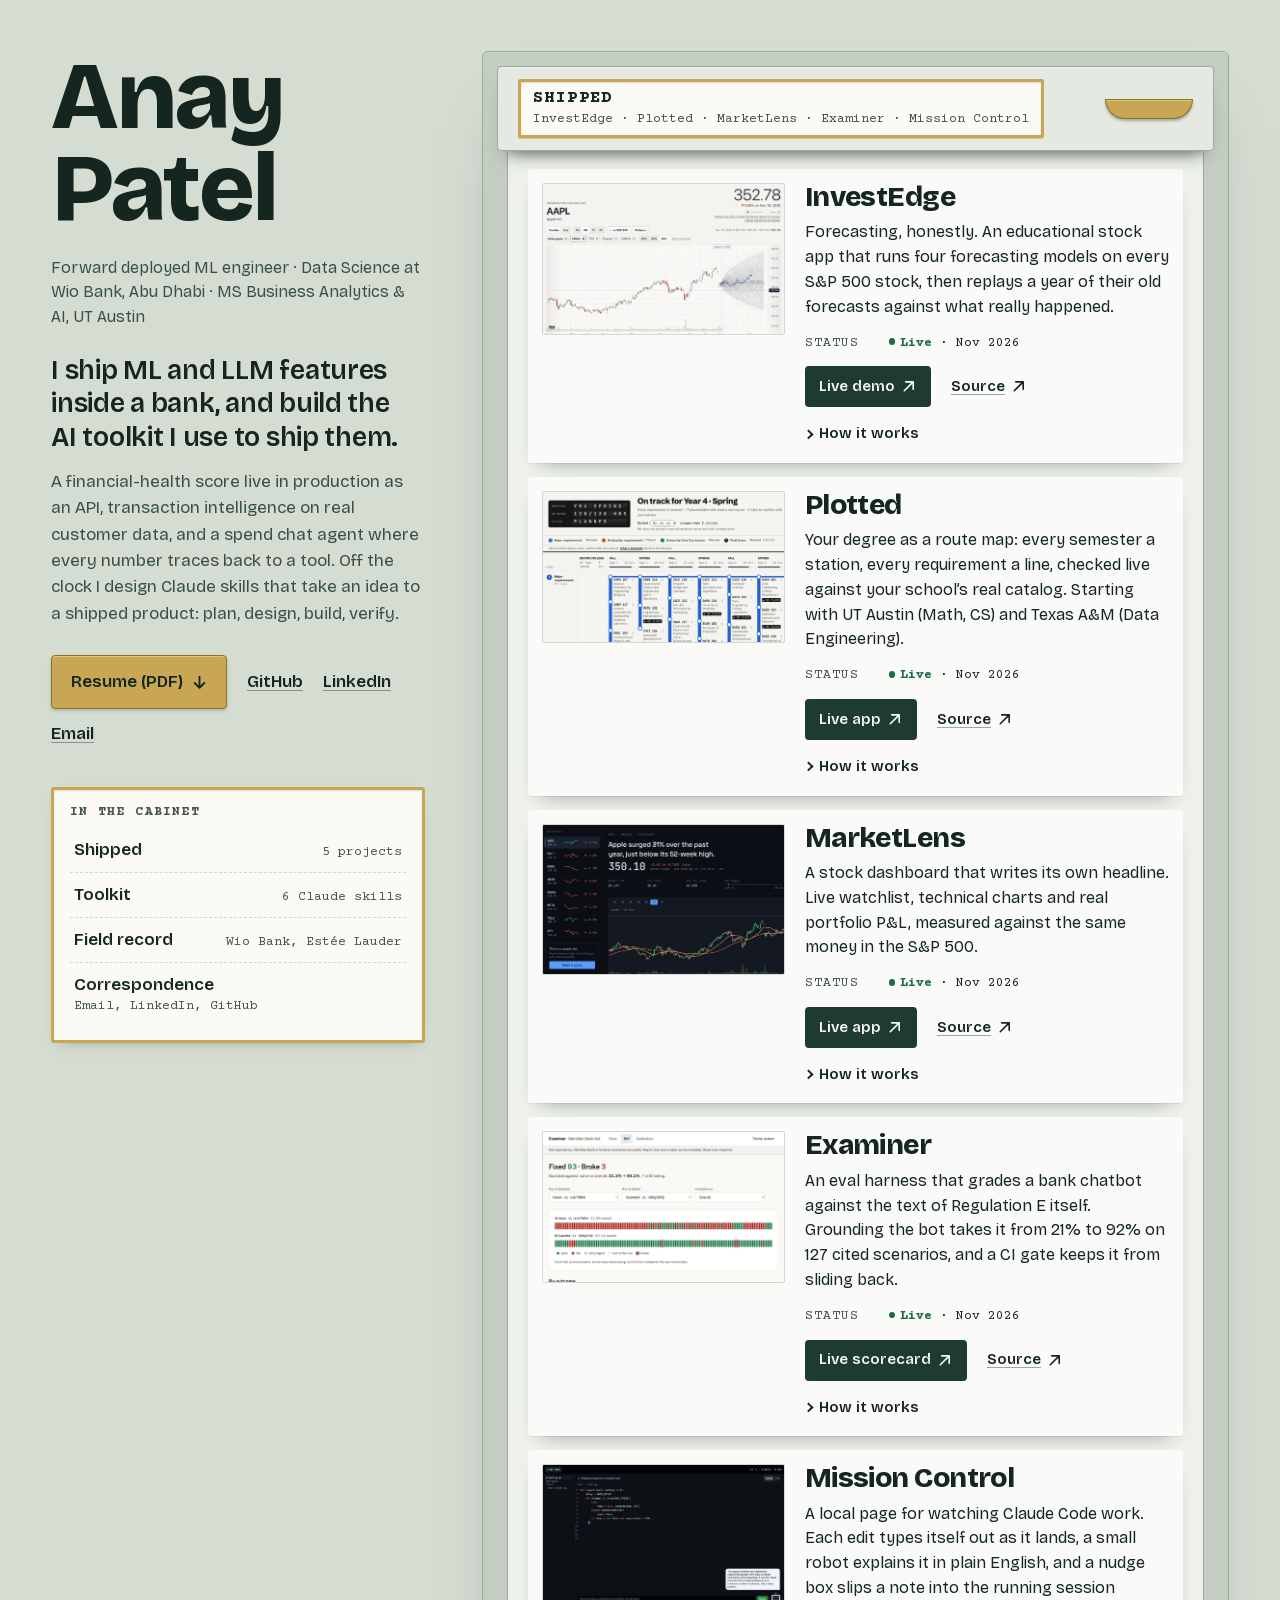
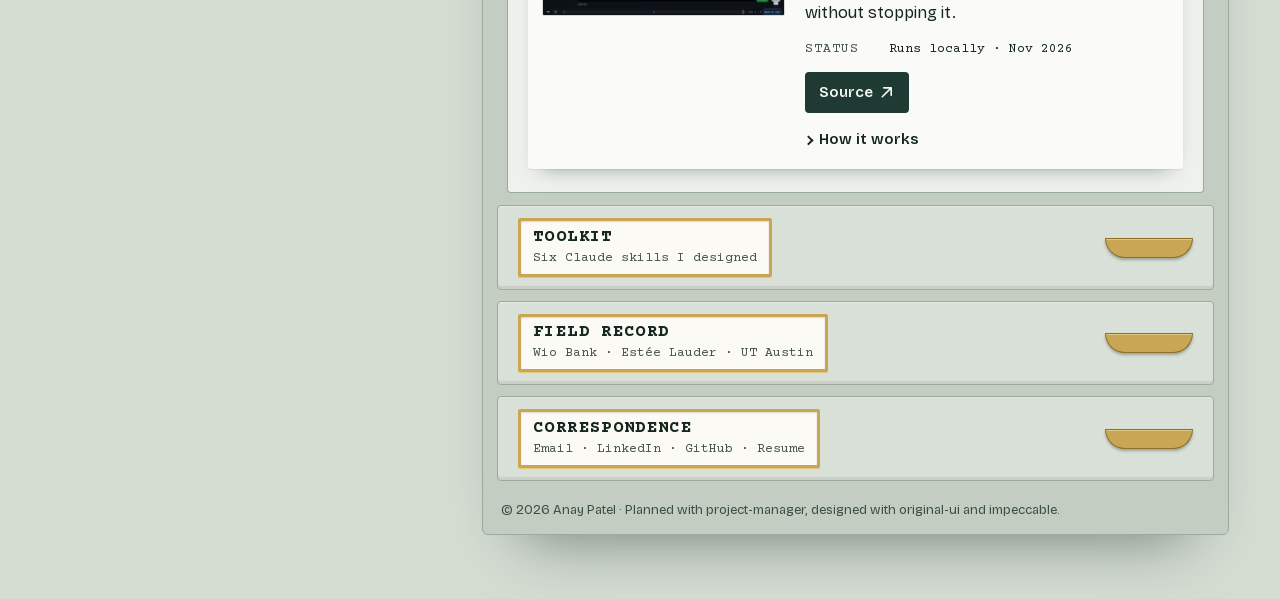
<file: index.html>
<!doctype html>
<html lang="en">
<head>
<meta charset="utf-8">
<meta name="viewport" content="width=device-width, initial-scale=1, viewport-fit=cover">
<title>Anay Patel — Forward Deployed ML Engineer</title>
<meta name="description" content="Anay Patel ships ML and LLM features into production at a regulated bank, and designed his own Claude toolkit for planning, designing and shipping them.">
<meta name="color-scheme" content="light dark">
<link rel="canonical" href="https://anaypatel-p.github.io/">
<meta property="og:type" content="website">
<meta property="og:url" content="https://anaypatel-p.github.io/">
<meta property="og:site_name" content="Anay Patel">
<meta property="og:title" content="Anay Patel — Forward Deployed ML Engineer">
<meta property="og:description" content="I ship ML and LLM features inside a bank, and build the AI toolkit I use to ship them. Four shipped projects: InvestEdge, Plotted, MarketLens and Examiner.">
<meta property="og:image" content="https://anaypatel-p.github.io/assets/og-image.png">
<meta property="og:image:width" content="1200">
<meta property="og:image:height" content="630">
<meta property="og:image:alt" content="Anay Patel, forward deployed ML engineer, beside a collection cabinet whose open drawer holds InvestEdge, Plotted and MarketLens.">
<meta name="twitter:card" content="summary_large_image">
<meta name="twitter:title" content="Anay Patel — Forward Deployed ML Engineer">
<meta name="twitter:description" content="I build ML systems for finance, and the AI toolkit I use to ship them.">
<meta name="twitter:image" content="https://anaypatel-p.github.io/assets/og-image.png">
<meta name="theme-color" content="#D5DDD3" media="(prefers-color-scheme: light)">
<meta name="theme-color" content="#142822" media="(prefers-color-scheme: dark)">
<link rel="preload" href="assets/fonts/bricolage-grotesque-latin.woff2" as="font" type="font/woff2" crossorigin>
<link rel="icon" href="data:image/svg+xml,%3Csvg xmlns='http://www.w3.org/2000/svg' viewBox='0 0 32 32'%3E%3Crect x='3' y='3' width='26' height='26' rx='3' fill='%232D5247'/%3E%3Crect x='3' y='12' width='26' height='2' fill='%2314261F'/%3E%3Crect x='3' y='21' width='26' height='2' fill='%2314261F'/%3E%3Crect x='11' y='6' width='10' height='4' rx='1' fill='%23C9A653'/%3E%3C/svg%3E">
<link rel="stylesheet" href="styles.css?v=20261122">
<script>document.documentElement.classList.add("js")</script>
<script src="main.js?v=20261118" defer></script>
</head>
<body>

<a href="#cabinet" class="skip">Skip to the cabinet</a>

<svg width="0" height="0" style="position:absolute" aria-hidden="true" focusable="false">
  <symbol id="i-out" viewBox="0 0 16 16"><path d="M5 3h8v8M13 3 3.5 12.5" fill="none" stroke="currentColor" stroke-width="1.75" stroke-linecap="round" stroke-linejoin="round"/></symbol>
  <symbol id="i-down" viewBox="0 0 16 16"><path d="M8 2.5v10M3.5 8.5 8 13l4.5-4.5" fill="none" stroke="currentColor" stroke-width="1.75" stroke-linecap="round" stroke-linejoin="round"/></symbol>
</svg>

<div class="room">

  <!-- ============ NAMEPLATE ============ -->
  <header class="nameplate" id="top">
    <div class="plate-inner">
      <h1 class="name">Anay Patel</h1>
      <p class="role">Forward deployed ML engineer · Data Science at Wio Bank, Abu&nbsp;Dhabi · MS Business Analytics &amp; AI, UT&nbsp;Austin</p>
      <p class="lede">I ship ML and LLM features inside a bank, and build the AI toolkit I use to ship them.</p>
      <p class="bio">A financial-health score live in production as an API, transaction intelligence on real customer data, and a spend chat agent where every number traces back to a tool. Off the clock I design Claude skills that take an idea to a shipped product: plan, design, build, verify.</p>
      <p class="actions">
        <a class="btn" href="resume.pdf" target="_blank" rel="noopener noreferrer">Resume (PDF)<svg class="i" aria-hidden="true"><use href="#i-down"/></svg><span class="visually-hidden"> (opens in a new tab)</span></a>
        <a class="plain" href="https://github.com/AnayPatel-P" target="_blank" rel="noopener noreferrer">GitHub<span class="visually-hidden"> (opens in a new tab)</span></a>
        <a class="plain" href="https://www.linkedin.com/in/anay-patel26/" target="_blank" rel="noopener noreferrer">LinkedIn<span class="visually-hidden"> (opens in a new tab)</span></a>
        <a class="plain" href="mailto:anay.patel1118@gmail.com">Email</a>
      </p>

      <nav class="index" aria-label="Cabinet index">
        <h2 class="index-title">In the cabinet</h2>
        <ol>
          <li><a href="#shipped" data-open="shipped"><span>Shipped</span><span class="count">5 projects</span></a></li>
          <li><a href="#toolkit" data-open="toolkit"><span>Toolkit</span><span class="count">6 Claude skills</span></a></li>
          <li><a href="#record" data-open="record"><span>Field record</span><span class="count">Wio Bank, Estée Lauder</span></a></li>
          <li><a href="#correspondence" data-open="correspondence"><span>Correspondence</span><span class="count">Email, LinkedIn, GitHub</span></a></li>
        </ol>
      </nav>
    </div>
  </header>

  <!-- ============ CABINET ============ -->
  <main class="cabinet" id="cabinet" tabindex="-1">

    <!-- Drawer: Shipped -->
    <section class="drawer is-open" id="shipped" aria-labelledby="shipped-label">
      <h2 class="front">
        <button type="button" id="shipped-label" aria-expanded="true" aria-controls="shipped-tray">
          <span class="holder"><span class="label-title">Shipped</span><span class="label-sub">InvestEdge · Plotted · MarketLens · Examiner · Mission Control</span></span>
          <span class="pull" aria-hidden="true"></span>
        </button>
      </h2>
      <div class="tray" id="shipped-tray">
        <div class="tray-inner">
          <div class="shelf">
          <article class="specimen" id="p-investedge" data-skills="project-manager original-ui">
            <figure class="plate">
              <img src="assets/investedge-rewind.webp" width="1000" height="625" alt="InvestEdge stock page for Apple, the chart dragged back to August 4, 2026: a pencilled fan of ARIMA futures with what really happened inked through it in violet, beside the naive guess" decoding="async" fetchpriority="high">
            </figure>
            <div class="spec-body">
              <h3>InvestEdge</h3>
              <p class="summary">Forecasting, honestly. An educational stock app that runs four forecasting models on every S&amp;P&nbsp;500 stock, then replays a year of their old forecasts against what really happened.</p>
              <dl class="data">
                <div><dt>Status</dt><dd><span class="live">Live</span> · Nov 2026</dd></div>
              </dl>
              <p class="links">
                <a class="go" href="https://anaypatel-p.github.io/investedge/" target="_blank" rel="noopener noreferrer">Live demo<svg class="i" aria-hidden="true"><use href="#i-out"/></svg><span class="visually-hidden"> (opens in a new tab)</span></a>
                <a class="go quiet" href="https://github.com/AnayPatel-P/investedge" target="_blank" rel="noopener noreferrer">Source<svg class="i" aria-hidden="true"><use href="#i-out"/></svg><span class="visually-hidden"> (opens in a new tab)</span></a>
              </p>
              <details class="more">
                <summary>How it works</summary>
                <dl class="data stack"><div><dt>Stack</dt><dd>Python, DuckDB, statsforecast, Prophet, arch, React, FastAPI, Claude API, GitHub Actions</dd></div></dl>
                <p>Nightly GitHub Actions pipeline → DuckDB → ~3,000 static JSON files → React on GitHub Pages. ARIMA, ETS, Prophet and GARCH, backtested with a leakage test. Signature interaction, “Rewind &amp; Release”: the chart works like a barograph drum. Drag or flick it back to a past forecast date (1:1 tracking, spring snap, rubber-band ends), and the models’ futures are pencilled in while reality inks itself through them. An outlook strip counts how many of those futures end higher, next to the model’s real track record. Optional Claude tutor that looks numbers up instead of guessing and declines buy/sell questions.</p>
                <p class="built">Built with <a href="#s-project-manager" data-open="toolkit" data-light="s-project-manager">project-manager</a> and <a href="#s-original-ui" data-open="toolkit" data-light="s-original-ui">original-ui</a></p>
              </details>
            </div>
          </article>

          <article class="specimen" id="p-plotted" data-skills="project-manager original-ui">
            <figure class="plate">
              <img src="assets/plotted-route-map.webp" width="1000" height="625" alt="Plotted planner for Texas A&amp;M Data Engineering drawn as a route map: a split-flap board reading Year 4 Spring, 128 of 128 hours, planned; the headline &quot;On track for Year 4 · Spring&quot;; and semester columns where the major-requirements line runs through each course, several flagged No slack" loading="lazy" decoding="async">
            </figure>
            <div class="spec-body">
              <h3>Plotted</h3>
              <p class="summary">Your degree as a route map: every semester a station, every requirement a line, checked live against your school’s real catalog. Starting with UT&nbsp;Austin (Math, CS) and Texas&nbsp;A&amp;M (Data Engineering).</p>
              <dl class="data">
                <div><dt>Status</dt><dd><span class="live">Live</span> · Nov 2026</dd></div>
              </dl>
              <p class="links">
                <a class="go" href="https://plotted-cyan.vercel.app" target="_blank" rel="noopener noreferrer">Live app<svg class="i" aria-hidden="true"><use href="#i-out"/></svg><span class="visually-hidden"> (opens in a new tab)</span></a>
                <a class="go quiet" href="https://github.com/AnayPatel-P/plotted" target="_blank" rel="noopener noreferrer">Source<svg class="i" aria-hidden="true"><use href="#i-out"/></svg><span class="visually-hidden"> (opens in a new tab)</span></a>
              </p>
              <details class="more">
                <summary>How it works</summary>
                <dl class="data stack"><div><dt>Stack</dt><dd>Next.js, TypeScript, zod, Python scrapers, Supabase, Playwright</dd></div></dl>
                <p>Python scrapers parse CourseLeaf catalogs into rule trees; anything they can’t express goes to a human-reviewed override queue. A TypeScript requirement and prerequisite engine runs in the browser and flags critical paths and graduation delays. Optional Google sign-in and sync on Supabase with row-level-security tests. Lighthouse 100, 0 axe violations. Now in v2: real start terms, completed semesters and a transfer-credit column.</p>
                <p class="built">Built with <a href="#s-project-manager" data-open="toolkit" data-light="s-project-manager">project-manager</a> and <a href="#s-original-ui" data-open="toolkit" data-light="s-original-ui">original-ui</a></p>
              </details>
            </div>
          </article>

          <article class="specimen" id="p-marketlens" data-skills="project-manager original-ui">
            <figure class="plate">
              <img src="assets/marketlens-sharp.webp" width="1000" height="625" alt="MarketLens in the dark Sharp lens: a watchlist of eight tickers with sparklines beside Apple, headlined &quot;Apple surged 31% over the past year, just below its 52-week high&quot;, with price, key stats and a one-year candlestick chart with moving averages, volume and RSI" loading="lazy" decoding="async">
            </figure>
            <div class="spec-body">
              <h3>MarketLens</h3>
              <p class="summary">A stock dashboard that writes its own headline. Live watchlist, technical charts and real portfolio P&amp;L, measured against the same money in the S&amp;P&nbsp;500.</p>
              <dl class="data">
                <div><dt>Status</dt><dd><span class="live">Live</span> · Nov 2026</dd></div>
              </dl>
              <p class="links">
                <a class="go" href="https://marketlens-live.fly.dev" target="_blank" rel="noopener noreferrer">Live app<svg class="i" aria-hidden="true"><use href="#i-out"/></svg><span class="visually-hidden"> (opens in a new tab)</span></a>
                <a class="go quiet" href="https://github.com/AnayPatel-P/MarketLens" target="_blank" rel="noopener noreferrer">Source<svg class="i" aria-hidden="true"><use href="#i-out"/></svg><span class="visually-hidden"> (opens in a new tab)</span></a>
              </p>
              <details class="more">
                <summary>How it works</summary>
                <dl class="data stack"><div><dt>Stack</dt><dd>FastAPI, pandas, WebSockets, React, TypeScript, Supabase, Alpaca, Fly.io, Playwright</dd></div></dl>
                <p>Rebuilt from scratch. FastAPI computes indicators and average-cost P&amp;L server-side (Wilder RSI checked against the textbook; Decimal math tested against hand-worked trades). One upstream Alpaca stream fans out to every browser over a shared WebSocket. Watchlists and trades live in Supabase under row-level security, proven by a check against the real project. Scrub the chart and the headline rewrites itself; four switchable “lenses”, all WCAG AA. One-click demo, no sign-up.</p>
                <p class="built">Built with <a href="#s-project-manager" data-open="toolkit" data-light="s-project-manager">project-manager</a> and <a href="#s-original-ui" data-open="toolkit" data-light="s-original-ui">original-ui</a></p>
              </details>
            </div>
          </article>

          <article class="specimen" id="p-examiner" data-skills="project-manager">
            <figure class="plate">
              <img src="assets/examiner-diff.webp" width="1000" height="625" alt="Examiner diff screen comparing a naive and a guarded bank chatbot on 127 Regulation E and fee scenarios: one tick per scenario, headlined &quot;Fixed 93 · Broke 3&quot;, with overall pass rate rising from 21.3% to 92.1%" loading="lazy" decoding="async">
            </figure>
            <div class="spec-body">
              <h3>Examiner</h3>
              <p class="summary">An eval harness that grades a bank chatbot against the text of Regulation&nbsp;E itself. Grounding the bot takes it from 21% to 92% on 127 cited scenarios, and a CI gate keeps it from sliding back.</p>
              <dl class="data">
                <div><dt>Status</dt><dd><span class="live">Live</span> · Nov 2026</dd></div>
              </dl>
              <p class="links">
                <a class="go" href="https://anaypatel-p.github.io/examiner/" target="_blank" rel="noopener noreferrer">Live scorecard<svg class="i" aria-hidden="true"><use href="#i-out"/></svg><span class="visually-hidden"> (opens in a new tab)</span></a>
                <a class="go quiet" href="https://github.com/AnayPatel-P/examiner" target="_blank" rel="noopener noreferrer">Source<svg class="i" aria-hidden="true"><use href="#i-out"/></svg><span class="visually-hidden"> (opens in a new tab)</span></a>
              </p>
              <details class="more">
                <summary>How it works</summary>
                <dl class="data stack"><div><dt>Stack</dt><dd>Python, Inspect, Claude API, FastAPI, SQLite, React, TypeScript, GitHub Actions</dd></div></dl>
                <p>Every scenario cites a paragraph of 12&nbsp;CFR&nbsp;1005, parsed from the official eCFR XML. A custom Inspect solver drives the bot over HTTP; grading is deterministic fact checks plus a Claude judge on three versioned rubrics, with the spend cap enforced inside the judge. Failures roll up by Reg&nbsp;E clause, and reading them by hand caught a judge error: a new-account exception sat outside the paragraph the scenario cited. The gate fails a run below 85% or more than 4 points under baseline, both set above measured run-to-run noise. A blind-labeling screen is built to calibrate the judge against human labels; kappa isn&rsquo;t measured yet.</p>
                <p class="built">Built with <a href="#s-project-manager" data-open="toolkit" data-light="s-project-manager">project-manager</a></p>
              </details>
            </div>
          </article>
          <article class="specimen" id="p-mission-control">
            <figure class="plate">
              <img src="assets/mission-control-typing.webp" width="1000" height="625" alt="Mission Control mid-edit: a Python retry loop typing into an editor view under Claude's note &quot;Wrapping requests in a backoff loop&quot;, a timeline of edits along the bottom, and a monitor-headed robot in the corner explaining the change in a speech bubble" loading="lazy" decoding="async">
            </figure>
            <div class="spec-body">
              <h3>Mission Control</h3>
              <p class="summary">A local page for watching Claude Code work. Each edit types itself out as it lands, a small robot explains it in plain English, and a nudge box slips a note into the running session without stopping it.</p>
              <dl class="data">
                <div><dt>Status</dt><dd>Runs locally · Nov 2026</dd></div>
              </dl>
              <p class="links">
                <a class="go" href="https://github.com/AnayPatel-P/mission-control" target="_blank" rel="noopener noreferrer">Source<svg class="i" aria-hidden="true"><use href="#i-out"/></svg><span class="visually-hidden"> (opens in a new tab)</span></a>
              </p>
              <details class="more">
                <summary>How it works</summary>
                <dl class="data stack"><div><dt>Stack</dt><dd>Python, FastAPI, server-sent events, vanilla JS, Ollama</dd></div></dl>
                <p>It tails Claude Code&rsquo;s session logs, so it sees every session and subagent on the machine with no setup, and rewind is just reading the log again. Secrets are masked on the server before anything reaches the browser or the narrator model, with regexes bounded so a 100k-character input can&rsquo;t stall it. Nudges ride on Claude Code hooks: a PostToolUse hook adds the note after the next tool call, and a Stop hook catches it if the turn is about to end. Measured at p95: 18&nbsp;ms of hook overhead per tool call and 0.23&nbsp;s from edit to screen. A local Qwen model writes each bubble in about 0.6&nbsp;s.</p>
              </details>
            </div>
          </article>
          </div>
        </div>
      </div>
    </section>

    <!-- Drawer: Toolkit -->
    <section class="drawer" id="toolkit" aria-labelledby="toolkit-label">
      <h2 class="front">
        <button type="button" id="toolkit-label" aria-expanded="true" aria-controls="toolkit-tray">
          <span class="holder"><span class="label-title">Toolkit</span><span class="label-sub">Six Claude skills I designed</span></span>
          <span class="pull" aria-hidden="true"></span>
        </button>
      </h2>
      <div class="tray" id="toolkit-tray">
        <div class="tray-inner">
          <p class="tray-note">I don’t just prompt. I write Claude skills: reusable workflows with phases, gates, output contracts and guardrails. Each one encodes a way of working I’d want from a strong teammate.</p>

          <ol class="route" aria-label="How the skills chain from idea to shipped">
            <li><span class="stage">Discover</span><span class="who">lightbulb · ai-brief</span></li>
            <li><span class="stage">Plan</span><span class="who">project-manager</span></li>
            <li><span class="stage">Design</span><span class="who">original-ui</span></li>
            <li><span class="stage">Build</span><span class="who">teach · agent-builder</span></li>
            <li><span class="stage">Shipped</span><span class="who">5 projects</span></li>
          </ol>

          <ul class="skills">
            <li class="skill" id="s-lightbulb">
              <h3>lightbulb</h3>
              <p class="stage-tag">Discover</p>
              <p>Evidence-based idea generation. Mines Reddit, Hacker News, forums and reviews for problems people actually complain about, checks each against existing products, and ranks the gaps. No idea makes the report without evidence links.</p>
            </li>
            <li class="skill" id="s-project-manager">
              <h3>project-manager</h3>
              <p class="stage-tag">Plan &amp; build</p>
              <p>Takes a raw idea to a shipped product through gated phases: clarifying questions, a MoSCoW-prioritized PRD, a roadmap where every phase ends in a demo, then build with check-ins. New asks go through a change-request flow instead of creeping in.</p>
              <p class="used">Used on <a href="#p-investedge" data-open="shipped" data-light="p-investedge">InvestEdge</a>, <a href="#p-plotted" data-open="shipped" data-light="p-plotted">Plotted</a>, <a href="#p-marketlens" data-open="shipped" data-light="p-marketlens">MarketLens</a> and <a href="#p-examiner" data-open="shipped" data-light="p-examiner">Examiner</a></p>
            </li>
            <li class="skill" id="s-original-ui">
              <h3>original-ui</h3>
              <p class="stage-tag">Design</p>
              <p>Interviews for the feel you want, researches real interfaces, and combines them into a concept nobody’s seen. It then holds that concept to Apple-grade craft: purpose-driven hierarchy, interruptible motion, designed states, accessibility.</p>
              <p class="used">Used on <a href="#p-investedge" data-open="shipped" data-light="p-investedge">InvestEdge</a>, <a href="#p-plotted" data-open="shipped" data-light="p-plotted">Plotted</a> and <a href="#p-marketlens" data-open="shipped" data-light="p-marketlens">MarketLens</a></p>
            </li>
            <li class="skill" id="s-agent-builder">
              <h3>agent-builder</h3>
              <p class="stage-tag">Agents</p>
              <p>Turns a task into a well-built agent: a focused role, a system prompt with an output contract, least-privilege tools, the right model, and test cases that prove it works. It suggests changes freely but applies them only with consent.</p>
            </li>
            <li class="skill" id="s-teach">
              <h3>teach</h3>
              <p class="stage-tag">Learn</p>
              <p>A tutor with three modes: a quick briefing, a project-ready deep dive, or guided questions that map what you already know before teaching what you don’t.</p>
            </li>
            <li class="skill" id="s-ai-brief">
              <h3>ai-brief</h3>
              <p class="stage-tag">Stay current</p>
              <p>My daily AI newsletter. Three scout sub-agents each sweep one beat (labs, papers, GitHub, forums) and verify every item against a primary source. The skill then writes an issue with a concept, an exercise and a paper explained.</p>
            </li>
          </ul>
        </div>
      </div>
    </section>

    <!-- Drawer: Field record -->
    <section class="drawer" id="record" aria-labelledby="record-label">
      <h2 class="front">
        <button type="button" id="record-label" aria-expanded="true" aria-controls="record-tray">
          <span class="holder"><span class="label-title">Field record</span><span class="label-sub">Wio Bank · Estée Lauder · UT&nbsp;Austin</span></span>
          <span class="pull" aria-hidden="true"></span>
        </button>
      </h2>
      <div class="tray" id="record-tray">
        <div class="tray-inner">
          <article class="entry">
            <p class="when">June 2026 – now<br>Abu Dhabi, UAE</p>
            <div>
              <h3>Data Science Associate <span class="org">Wio Bank</span></h3>
              <ul>
                <li>Shipped a deterministic <strong>financial-health score</strong> (Spend/Save/Grow + composite), now live in production as an API for Wio customers: fully explainable, with counterfactual “what-if” insights.</li>
                <li>Built an 8-tier hybrid <strong>transaction-categorization cascade</strong> (rules, audited MCC mapping, per-customer caching, LLM tail fallback) reaching ~94% deterministic coverage on real customer data.</li>
                <li>Building a customer <strong>spend chat agent</strong>: an LLM router over ~20 deterministic financial engines (FastAPI, MongoDB, Kafka), with a number-fidelity guardrail so every figure traces to a tool-computed payload.</li>
                <li>Integrated the bank’s live <strong>~317M-row transaction pipeline</strong> (core banking → Kafka → MongoDB → Delta Lake) and build directly against real customer data, from stakeholder demo to production monitoring.</li>
              </ul>
            </div>
          </article>
          <article class="entry">
            <p class="when">Aug 2024 – May 2026<br>Abu Dhabi, UAE</p>
            <div>
              <h3>Machine Learning Intern <span class="org">Wio Bank</span></h3>
              <ul>
                <li>Engineered a production <strong>XGBoost credit-scoring model</strong> on internal transaction and behavioral data: cut third-party bureau reliance by 40% at 85%+ AUC on holdout sets.</li>
                <li>Built <strong>SME customer segmentation</strong> (K-means, hierarchical clustering) surfacing behavioral archetypes that shaped product targeting.</li>
              </ul>
            </div>
          </article>
          <article class="entry">
            <p class="when">Summer 2025<br>New York, NY</p>
            <div>
              <h3>CEO Presidential Associate Intern, Data Science <span class="org">The Estée Lauder Companies</span></h3>
              <ul>
                <li>Designed an <strong>NLP sentiment + sales-trend forecasting</strong> model integrating social signals with historical sales: ~40% analyst-workflow productivity gain via automated insight generation.</li>
                <li>Engineered a <strong>price-elasticity pipeline</strong> (SARIMAX + Bayesian inference) identifying profit-maximizing price points for executive pricing strategy.</li>
              </ul>
            </div>
          </article>
          <article class="entry">
            <p class="when">Summer 2024<br>New York, NY</p>
            <div>
              <h3>Data Science / Supply Chain Intern <span class="org">The Estée Lauder Companies</span></h3>
              <ul>
                <li>Built a Python <strong>sell-through alert system</strong> with automated data-integrity checks, cutting processing time 75%.</li>
                <li>Ran statistical analyses that improved forecast accuracy and cut <strong>inventory variance 15%</strong>.</li>
              </ul>
            </div>
          </article>

          <div class="cards">
            <section class="card" aria-labelledby="edu-title">
              <h3 id="edu-title">Education</h3>
              <ul class="edu">
                <li><strong>MS, Business Analytics &amp; AI</strong>, UT Austin McCombs <span class="note">May 2028</span></li>
                <li><strong>BS Mathematics</strong>, minor in Statistics &amp; Data Science, UT Austin <span class="note">May 2026 · GPA 3.93</span></li>
              </ul>
            </section>
            <section class="card" aria-labelledby="tools-title">
              <h3 id="tools-title">Toolbox</h3>
              <dl class="toolbox">
                <div><dt>Modeling</dt><dd>Python, PyTorch, scikit-learn, XGBoost, pandas, statistical modeling, time-series forecasting, Bayesian inference</dd></div>
                <div><dt>Systems</dt><dd>FastAPI, Docker, Kafka, MongoDB, SQL, Delta Lake, DuckDB, Azure, Git</dd></div>
                <div><dt>AI</dt><dd>Claude API &amp; Agent SDK, tool use, guardrails &amp; number fidelity, evals, Claude Code skills &amp; subagents</dd></div>
                <div><dt>Languages</dt><dd>Python, R, SQL, TypeScript, C++, C#</dd></div>
              </dl>
            </section>
          </div>
        </div>
      </div>
    </section>

    <!-- Drawer: Correspondence -->
    <section class="drawer" id="correspondence" aria-labelledby="correspondence-label">
      <h2 class="front">
        <button type="button" id="correspondence-label" aria-expanded="true" aria-controls="correspondence-tray">
          <span class="holder"><span class="label-title">Correspondence</span><span class="label-sub">Email · LinkedIn · GitHub · Resume</span></span>
          <span class="pull" aria-hidden="true"></span>
        </button>
      </h2>
      <div class="tray" id="correspondence-tray">
        <div class="tray-inner">
          <p class="talk">Let’s talk. I’m recruiting for ML engineering, data science and AI roles.</p>
          <p class="mail"><a href="mailto:anay.patel1118@gmail.com">anay.patel1118@gmail.com</a></p>
          <p class="actions">
            <a class="btn" href="resume.pdf" target="_blank" rel="noopener noreferrer">Resume (PDF)<svg class="i" aria-hidden="true"><use href="#i-down"/></svg><span class="visually-hidden"> (opens in a new tab)</span></a>
            <a class="plain" href="https://www.linkedin.com/in/anay-patel26/" target="_blank" rel="noopener noreferrer">LinkedIn<span class="visually-hidden"> (opens in a new tab)</span></a>
            <a class="plain" href="https://github.com/AnayPatel-P" target="_blank" rel="noopener noreferrer">GitHub<span class="visually-hidden"> (opens in a new tab)</span></a>
          </p>
        </div>
      </div>
    </section>

    <footer class="plinth">
      <p>© 2026 Anay Patel · Planned with project-manager, designed with original-ui and impeccable.</p>
    </footer>
  </main>
</div>
</body>
</html>
</file>
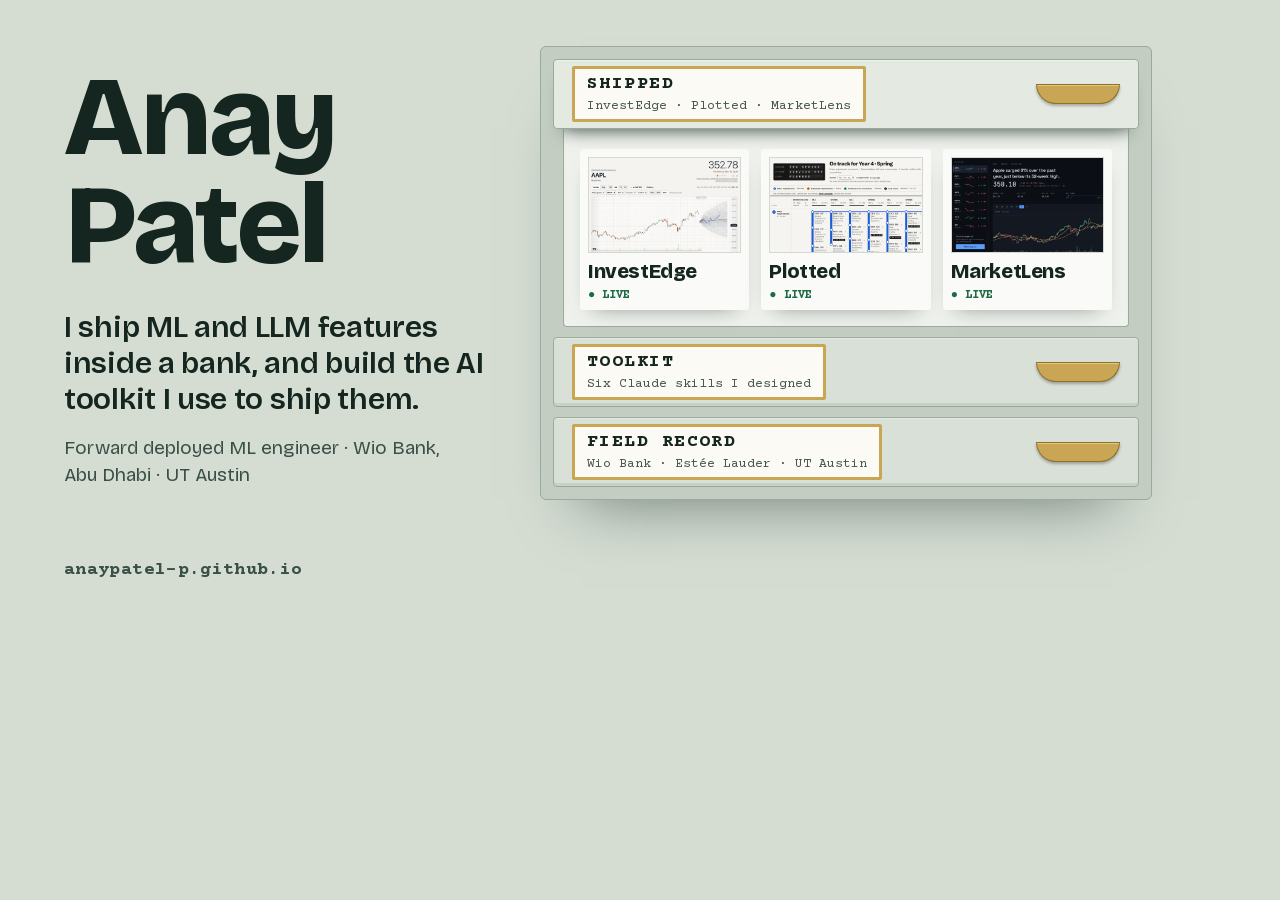
<file: docs/og-card.html>
<!doctype html>
<!-- Source for assets/og-image.png (1200×630 social preview).
     Regenerate (from the repo root):
     "/Applications/Google Chrome.app/Contents/MacOS/Google Chrome" --headless=new --hide-scrollbars \
       --window-size=1200,630 --force-device-scale-factor=1 --virtual-time-budget=5000 \
       --screenshot="$PWD/assets/og-image.png" "file://$PWD/docs/og-card.html" -->
<html lang="en">
<head>
<meta charset="utf-8">
<title>Portfolio social card</title>
<style>
  @font-face { font-family: "Bricolage Grotesque"; font-weight: 200 800; src: url("../assets/fonts/bricolage-grotesque-latin.woff2") format("woff2"); }
  @font-face { font-family: "Courier Prime"; font-weight: 400; src: url("../assets/fonts/courier-prime-400-latin.woff2") format("woff2"); }
  @font-face { font-family: "Courier Prime"; font-weight: 700; src: url("../assets/fonts/courier-prime-700-latin.woff2") format("woff2"); }
  :root {
    --ground: #D5DDD3; --carcass: #C3CDC1; --front: #E4EAE2; --edge: #9AAA9D; --tray: #EEF1EC;
    --ink: #14261F; --ink-2: #3A5047; --brass: #C9A653; --brass-hi: #E2C77E; --brass-edge: #8F7128;
    --paper: #FAFBF8; --paper-edge: #D3D8D0; --label: #FBFAF4; --paper-ink-2: #46574F; --live: #1D6A43;
  }
  * { box-sizing: border-box; margin: 0; }
  html, body { width: 1200px; height: 630px; overflow: hidden; }
  body { background: var(--ground); color: var(--ink); font-family: "Bricolage Grotesque", sans-serif; position: relative; }
  .left { position: absolute; left: 64px; top: 64px; width: 420px; }
  h1 { font: 800 112px/.96 "Bricolage Grotesque"; letter-spacing: -0.035em; }
  .lede { margin-top: 30px; font: 600 30px/1.2 "Bricolage Grotesque"; letter-spacing: -0.01em; }
  .role { margin-top: 18px; font: 400 19px/1.4 "Bricolage Grotesque"; color: var(--ink-2); }
  .url { position: absolute; left: 64px; bottom: 50px; font: 700 18px "Courier Prime"; letter-spacing: .02em; color: var(--ink-2); }
  .cab { position: absolute; left: 540px; top: 46px; width: 612px; background: var(--carcass); border: 1px solid var(--edge); border-radius: 6px; padding: 12px; display: grid; gap: 10px; box-shadow: 0 40px 60px -40px rgb(20 38 31 / .55); }
  .front { height: 70px; background: var(--front); border: 1px solid var(--edge); border-radius: 4px; display: flex; align-items: center; justify-content: space-between; padding: 0 18px; box-shadow: inset 0 1px 0 rgb(255 255 255 / .3), 0 14px 18px -12px rgb(20 38 31 / .55); position: relative; z-index: 1; }
  .front.closed { box-shadow: inset 0 1px 0 rgb(255 255 255 / .3), inset 0 -3px 0 rgb(0 0 0 / .07); background: #D9E0D7; }
  .holder { background: var(--label); border: 3px solid var(--brass); border-radius: 2px; padding: 5px 12px 6px; }
  .holder b { display: block; font: 700 18px "Courier Prime"; letter-spacing: .08em; text-transform: uppercase; }
  .holder span { font: 400 13px "Courier Prime"; color: var(--paper-ink-2); }
  .pull { width: 84px; height: 20px; border-radius: 3px 3px 999px 999px; background: var(--brass); border: 1px solid var(--brass-edge); box-shadow: inset 0 1px 0 var(--brass-hi), 0 2px 3px rgb(0 0 0 / .28); }
  .tray { margin: -12px 10px 0; background: var(--tray); border: 1px solid var(--edge); border-top: 0; border-radius: 0 0 4px 4px; box-shadow: inset 0 14px 14px -12px rgb(0 0 0 / .32); padding: 22px 16px 16px; display: grid; grid-template-columns: repeat(3, 1fr); gap: 12px; }
  .spec { background: var(--paper); border-radius: 3px; padding: 8px; box-shadow: 0 10px 20px -14px rgb(20 38 31 / .55); }
  .spec img { display: block; width: 100%; aspect-ratio: 16 / 10; object-fit: cover; object-position: top left; border: 1px solid var(--paper-edge); }
  .spec b { display: block; margin-top: 8px; font: 800 20px/1 "Bricolage Grotesque"; letter-spacing: -0.02em; }
  .spec span { display: block; margin-top: 6px; font: 700 12px "Courier Prime"; color: var(--live); }
</style>
</head>
<body>
  <div class="left">
    <h1>Anay<br>Patel</h1>
    <p class="lede">I ship ML and LLM features inside a bank, and build the AI toolkit I use to ship them.</p>
    <p class="role">Forward deployed ML engineer · Wio Bank, Abu&nbsp;Dhabi · UT&nbsp;Austin</p>
  </div>
  <span class="url">anaypatel-p.github.io</span>
  <div class="cab">
    <div class="front"><span class="holder"><b>Shipped</b><span>InvestEdge · Plotted · MarketLens</span></span><span class="pull"></span></div>
    <div class="tray">
      <div class="spec"><img src="../assets/investedge-rewind.webp" alt=""><b>InvestEdge</b><span>● LIVE</span></div>
      <div class="spec"><img src="../assets/plotted-route-map.webp" alt=""><b>Plotted</b><span>● LIVE</span></div>
      <div class="spec"><img src="../assets/marketlens-sharp.webp" alt=""><b>MarketLens</b><span>● LIVE</span></div>
    </div>
    <div class="front closed"><span class="holder"><b>Toolkit</b><span>Six Claude skills I designed</span></span><span class="pull"></span></div>
    <div class="front closed"><span class="holder"><b>Field record</b><span>Wio Bank · Estée Lauder · UT Austin</span></span><span class="pull"></span></div>
  </div>
</body>
</html>
</file>
<file: styles.css>
/* The Collection Cabinet
   A nameplate introduces Anay; everything else lives in labelled drawers.
   Steel owns the ground, brass is the one accent, paper carries content. */

/* Self-hosted (SIL Open Font License): Bricolage Grotesque, Courier Prime. Latin subset. */
@font-face { font-family: "Bricolage Grotesque"; font-style: normal; font-weight: 200 800; font-display: swap;
  src: url("assets/fonts/bricolage-grotesque-latin.woff2") format("woff2"); unicode-range: U+0000-00FF, U+0131, U+0152-0153, U+02BB-02BC, U+02C6, U+02DA, U+02DC, U+0304, U+0308, U+0329, U+2000-206F, U+20AC, U+2122, U+2191, U+2193, U+2212, U+2215, U+FEFF, U+FFFD; }
@font-face { font-family: "Courier Prime"; font-style: normal; font-weight: 400; font-display: swap;
  src: url("assets/fonts/courier-prime-400-latin.woff2") format("woff2"); unicode-range: U+0000-00FF, U+0131, U+0152-0153, U+02BB-02BC, U+02C6, U+02DA, U+02DC, U+0304, U+0308, U+0329, U+2000-206F, U+20AC, U+2122, U+2191, U+2193, U+2212, U+2215, U+FEFF, U+FFFD; }
@font-face { font-family: "Courier Prime"; font-style: normal; font-weight: 700; font-display: swap;
  src: url("assets/fonts/courier-prime-700-latin.woff2") format("woff2"); unicode-range: U+0000-00FF, U+0131, U+0152-0153, U+02BB-02BC, U+02C6, U+02DA, U+02DC, U+0304, U+0308, U+0329, U+2000-206F, U+20AC, U+2122, U+2191, U+2193, U+2212, U+2215, U+FEFF, U+FFFD; }

:root {
  /* steel (light: pale sage putty) */
  --ground: #D5DDD3;
  --carcass: #C3CDC1;
  --front: #E4EAE2;
  --front-dim: #D9E0D7;
  --edge: #9AAA9D;
  --tray: #EEF1EC;
  --ink: #14261F;
  --ink-2: #3A5047;

  /* brass */
  --brass: #C9A653;
  --brass-hi: #E2C77E;
  --brass-edge: #8F7128;
  --on-brass: #14261F;

  /* paper (labels and specimens stay paper in both themes) */
  --paper: #FAFBF8;
  --paper-edge: #D3D8D0;
  --paper-ink: #14261F;
  --paper-ink-2: #46574F;
  --label: #FBFAF4;
  --live: #1D6A43;
  --solid: #1F3A33;     /* primary button on paper */
  --solid-hi: #2D5247;
  --on-solid: #F6F7F3;

  --focus: #14261F;
  --shadow: 20 38 31;

  --display: "Bricolage Grotesque", ui-sans-serif, system-ui, sans-serif;
  --typed: "Courier Prime", ui-monospace, "SFMono-Regular", Menlo, monospace;

  --ease-out: cubic-bezier(.22, 1, .36, 1);
  --open: 380ms;
  --close: 260ms;
  --press: 90ms;
}

@media (prefers-color-scheme: dark) {
  :root {
    --ground: #142822;
    --carcass: #0F201B;
    --front: #24443B;
    --front-dim: #1D382F;
    --edge: #0A1713;
    --tray: #0D1C17;
    --ink: #EEF2EC;
    --ink-2: #B4C4B9;
    --brass: #D2B061;
    --brass-hi: #E6CB86;
    --brass-edge: #8A6C25;
    --paper: #EEF0EA;
    --paper-edge: #C7CDC4;
    --label: #F1EFE6;
    --focus: #E6CB86;
    --shadow: 0 0 0;
  }
}

/* ---------- base ---------- */
*, *::before, *::after { box-sizing: border-box; }
html {
  -webkit-text-size-adjust: 100%;
  scrollbar-color: var(--edge) var(--ground);
  accent-color: var(--brass);
}
body {
  margin: 0;
  background: var(--ground);
  color: var(--ink);
  font: 400 1.0625rem/1.55 var(--display);
  -webkit-font-smoothing: antialiased;
  -webkit-tap-highlight-color: transparent;
  caret-color: var(--brass);
}
::selection { background: var(--brass); color: var(--on-brass); }
img { max-width: 100%; }
h1, h2, h3, p, ul, ol, dl, dd, figure { margin: 0; }
h3, p, li, dd, a { overflow-wrap: anywhere; }
ul, ol { padding: 0; }
a { color: inherit; text-decoration-thickness: 1px; text-underline-offset: .2em; }
:focus-visible { outline: 3px solid var(--focus); outline-offset: 3px; border-radius: 2px; }
.specimen :focus-visible, .skill :focus-visible, .card :focus-visible, .index :focus-visible { outline-color: var(--solid); }
.visually-hidden {
  position: absolute !important; width: 1px; height: 1px; margin: -1px; padding: 0;
  overflow: hidden; clip: rect(0 0 0 0); white-space: nowrap; border: 0;
}
.skip {
  position: absolute; left: 1rem; top: -4rem; z-index: 10;
  background: var(--brass); color: var(--on-brass); padding: .6rem 1rem; border-radius: 4px; font-weight: 600;
}
.skip:focus { top: 1rem; }
.i { width: 1em; height: 1em; flex: none; }

/* ---------- room: nameplate + cabinet ---------- */
.room {
  display: grid;
  grid-template-columns: minmax(min(19rem, 32vw), 4fr) minmax(0, 8fr);
  gap: clamp(2rem, 4.5vw, 4.5rem);
  max-width: 1440px;
  margin: 0 auto;
  padding: clamp(1.25rem, 4vw, 3.5rem) max(1rem, env(safe-area-inset-right)) clamp(2rem, 5vw, 4rem) max(1rem, env(safe-area-inset-left));
}
@media (min-width: 40rem) { .room { padding-inline: clamp(1.5rem, 4vw, 3.5rem); } }

/* ---------- nameplate ---------- */
.nameplate { align-self: start; position: sticky; top: clamp(1.25rem, 4vw, 3.5rem); }
.name {
  overflow-wrap: anywhere;
  font: 800 clamp(3.25rem, 8.2vw, 6rem)/.96 var(--display);
  letter-spacing: -0.035em;
  text-wrap: balance;
}
.role { margin-top: 1.25rem; color: var(--ink-2); font-size: 1rem; max-width: 40ch; }
.lede { margin-top: 1.5rem; font: 600 clamp(1.375rem, 2.1vw, 1.75rem)/1.25 var(--display); letter-spacing: -0.01em; max-width: 22ch; text-wrap: balance; }
.bio { margin-top: .9rem; color: var(--ink-2); max-width: 46ch; }

.actions { display: flex; flex-wrap: wrap; align-items: center; gap: .75rem 1.25rem; margin-top: 1.75rem; }
.btn {
  display: inline-flex; align-items: center; gap: .5rem;
  background: var(--brass); color: var(--on-brass);
  border: 1px solid var(--brass-edge);
  padding: .8rem 1.15rem; border-radius: 4px;
  font-weight: 600; text-decoration: none;
  box-shadow: inset 0 1px 0 var(--brass-hi), 0 2px 4px -1px rgb(var(--shadow) / .3);
  transition: transform var(--press) ease-out, box-shadow var(--press) ease-out, background-color 160ms ease-out;
}
.btn:hover { background: var(--brass-hi); }
.btn:active { transform: translateY(1px) scale(.985); box-shadow: inset 0 1px 0 var(--brass-hi); }
.plain { font-weight: 600; text-decoration-line: underline; text-decoration-color: color-mix(in srgb, currentColor 40%, transparent); }
.plain:hover { text-decoration-color: currentColor; }

/* the cabinet index: a card-catalogue card */
.index {
  margin-top: 2.5rem; max-width: 26rem;
  background: var(--label); color: var(--paper-ink);
  border: 3px solid var(--brass); border-radius: 3px;
  padding: .9rem 1rem 1rem;
  box-shadow: inset 0 1px 2px rgb(0 0 0 / .12), 0 6px 14px -10px rgb(var(--shadow) / .5);
}
.index-title { font: 700 .8125rem/1.2 var(--typed); letter-spacing: .1em; text-transform: uppercase; color: var(--paper-ink-2); }
.index ol { list-style: none; margin-top: .5rem; }
.index li + li { border-top: 1px dashed var(--paper-edge); }
.index a {
  overflow-wrap: normal;
  display: flex; flex-wrap: wrap; justify-content: space-between; align-items: baseline; gap: 0 1rem;
  padding: .55rem .25rem; text-decoration: none; border-radius: 2px;
  transition: background-color 160ms ease-out;
}
.index a > span:first-child { font-weight: 600; }
.index .count { font: 400 .8125rem/1.3 var(--typed); color: var(--paper-ink-2); text-align: right; }
.index a:hover { background: color-mix(in srgb, var(--brass) 18%, transparent); }

/* ---------- cabinet ---------- */
.cabinet {
  align-self: start;
  background: var(--carcass);
  border: 1px solid var(--edge);
  border-radius: 6px;
  padding: clamp(.5rem, 1.2vw, .875rem);
  display: grid; gap: clamp(.5rem, 1vw, .75rem);
  box-shadow: 0 40px 60px -40px rgb(var(--shadow) / .55), inset 0 1px 0 rgb(255 255 255 / .18);
  outline: none;
}

.front { font: inherit; }
.front button {
  all: unset; box-sizing: border-box;
  width: 100%; min-height: 4.75rem;
  display: flex; align-items: center; justify-content: space-between; gap: 1rem;
  padding: .75rem clamp(.75rem, 2vw, 1.25rem);
  background: var(--front);
  border: 1px solid var(--edge); border-radius: 4px;
  box-shadow: inset 0 1px 0 rgb(255 255 255 / .28), inset 0 -3px 0 rgb(0 0 0 / .07);
  cursor: pointer; position: relative; z-index: 1;
  transition: transform var(--press) ease-out, box-shadow var(--open) var(--ease-out), background-color 200ms ease-out;
}
.front button:focus-visible { outline: 3px solid var(--focus); outline-offset: 3px; }
.front button:active { transform: scale(.995) translateY(1px); transition-duration: var(--press); }
.drawer.is-open .front button {
  box-shadow: inset 0 1px 0 rgb(255 255 255 / .28), 0 14px 18px -12px rgb(var(--shadow) / .55);
}
.cabinet.has-open .drawer:not(.is-open) .front button { background: var(--front-dim); }
.front button:hover,
.cabinet.has-open .drawer:not(.is-open) .front button:hover { background: var(--front); }

.holder {
  display: grid; gap: .1rem; min-width: 0;
  background: var(--label); color: var(--paper-ink);
  border: 3px solid var(--brass); border-radius: 2px;
  padding: .4rem .75rem .45rem;
  box-shadow: inset 0 1px 2px rgb(0 0 0 / .14), 0 1px 0 var(--brass-hi);
}
.label-title { font: 700 1.0625rem/1.2 var(--typed); letter-spacing: .08em; text-transform: uppercase; overflow-wrap: anywhere; }
.label-sub { font: 400 .8125rem/1.3 var(--typed); color: var(--paper-ink-2); overflow-wrap: anywhere; }

/* brass cup pull */
.pull {
  flex: none; width: clamp(3.25rem, 7vw, 5.5rem); height: 1.25rem;
  border-radius: 3px 3px 999px 999px;
  background: var(--brass);
  border: 1px solid var(--brass-edge);
  box-shadow: inset 0 1px 0 var(--brass-hi), 0 2px 3px rgb(0 0 0 / .28);
  transition: transform var(--open) var(--ease-out);
}
.drawer.is-open .pull { transform: translateY(1px); }

/* tray: always open without JS; closed drawers collapse with JS */
.tray {
  display: grid; grid-template-rows: 1fr;
  margin: -2px clamp(.375rem, 1vw, .625rem) 0;
  background: var(--tray);
  border: 1px solid var(--edge); border-top: 0;
  border-radius: 0 0 4px 4px;
  box-shadow: inset 0 14px 14px -12px rgb(0 0 0 / .32);
  transition: grid-template-rows var(--open) var(--ease-out), border-color var(--open) ease-out;
}
.tray-inner {
  min-height: 0; overflow: hidden;
  padding-inline: clamp(.75rem, 2vw, 1.25rem);
  container-type: inline-size;
  /* contents ride the tray's moving bottom edge, so a pull slides them out
     instead of uncovering them in place */
  display: flex; flex-direction: column; justify-content: flex-end;
}
.tray-inner > * { flex-shrink: 0; }
.tray-inner > :first-child { margin-top: 1.25rem; }
.tray-inner > :last-child { margin-bottom: 1.5rem; }

.js .drawer:not(.is-open) .tray {
  grid-template-rows: 0fr; border-color: transparent;
  transition-duration: var(--close);
}
.js .drawer:not(.is-open) .tray-inner { visibility: hidden; transition: visibility 0s linear var(--close); }

.tray-note { color: var(--ink-2); max-width: 62ch; }

/* ---------- specimens (projects) ---------- */
.specimen {
  display: grid; grid-template-columns: minmax(0, 1fr); gap: 1rem 1.25rem;
  margin-top: 1rem;
  background: var(--paper); color: var(--paper-ink);
  border-radius: 3px; padding: .875rem;
  box-shadow: 0 1px 0 rgb(0 0 0 / .05), 0 10px 20px -14px rgb(var(--shadow) / .55);
  scroll-margin-top: 7rem;
}
.shelf { display: grid; grid-template-columns: minmax(0, 1fr); gap: .875rem; align-items: start; }
.shelf .specimen { margin-top: 0; }
@container (min-width: 26rem) and (max-width: 43.99rem) {
  .specimen { grid-template-columns: minmax(0, .8fr) minmax(0, 1.2fr); align-items: start; }
}
@container (min-width: 44rem) {
  /* specimens side by side; subgrid lines up title, summary, status and buttons across each row */
  .shelf { grid-template-columns: repeat(3, minmax(0, 1fr)); row-gap: 0; align-items: stretch; }
  /* four specimens: two rows of two, with room between the rows */
  .shelf:has(> .specimen:nth-child(4)) { grid-template-columns: repeat(2, minmax(0, 1fr)); }
  .shelf:has(> .specimen:nth-child(4)) .specimen:nth-child(n + 3) { margin-top: .875rem; }
  .shelf .specimen { grid-row: span 6; grid-template-rows: subgrid; row-gap: 0; padding: .75rem; }
  .shelf .spec-body { display: contents; }
  .shelf .spec-body h3 { font-size: 1.5rem; margin-top: .875rem; }
  .shelf .summary { font-size: .9375rem; }
  .shelf .links { gap: .5rem .75rem; align-self: start; }
  .shelf .go { padding-inline: .75rem; }
  .shelf .data, .shelf .more { align-self: start; }
}
.plate img {
  display: block; width: 100%; height: auto; aspect-ratio: 16 / 10;
  object-fit: cover; object-position: top left;
  border: 1px solid var(--paper-edge); border-radius: 2px;
  background: var(--paper-edge);
}
.spec-body h3 { font: 800 1.75rem/1.05 var(--display); letter-spacing: -0.02em; }
.summary { margin-top: .5rem; font-size: 1rem; }
.data { margin-top: .875rem; display: grid; gap: .3rem; font: 400 .8125rem/1.45 var(--typed); }
.data div { display: flex; flex-wrap: wrap; gap: 0 .5rem; }
.data dt { flex: 0 0 4.75rem; }
.data dd { flex: 1 1 6rem; min-width: 0; }
.data dt { text-transform: uppercase; letter-spacing: .08em; color: var(--paper-ink-2); }
.live { font-weight: 700; color: var(--live); }
.live::before { content: ""; display: inline-block; width: .5em; height: .5em; margin-right: .35em; border-radius: 50%; background: currentColor; vertical-align: .05em; }

.more { margin-top: .75rem; font-size: .9375rem; }
.more summary {
  display: inline-flex; align-items: center; gap: .5rem;
  cursor: pointer; font-weight: 600; list-style: none; padding: .2rem 0;
}
.more summary::-webkit-details-marker { display: none; }
.more summary::before {
  content: ""; width: .45em; height: .45em;
  border-right: 2px solid currentColor; border-bottom: 2px solid currentColor;
  transform: rotate(-45deg); transition: transform 200ms var(--ease-out);
}
.more[open] summary::before { transform: rotate(45deg) translate(-2px, -1px); }
.more p { margin-top: .5rem; color: var(--paper-ink-2); }
.more .built { color: var(--paper-ink); }
.more .built a { font-weight: 600; }

.links { display: flex; flex-wrap: wrap; gap: .5rem 1rem; align-items: center; margin-top: .875rem; }
.more .stack { margin-top: .5rem; }
.go {
  display: inline-flex; align-items: center; gap: .4rem;
  font-weight: 600; font-size: .9375rem; text-decoration: none; max-width: 100%;
  background: var(--solid); color: var(--on-solid);
  padding: .55rem .9rem; border-radius: 4px;
  transition: transform var(--press) ease-out, background-color 160ms ease-out;
}
.go:not(.quiet):hover { background: var(--solid-hi); }
.go:active { transform: translateY(1px) scale(.985); }
.go.quiet { background: transparent; color: var(--paper-ink); padding-inline: .25rem; text-decoration: underline; text-decoration-color: color-mix(in srgb, currentColor 40%, transparent); }
.go.quiet:hover { text-decoration-color: currentColor; }

/* a specimen or skill reached from another drawer is briefly lit */
@keyframes lit {
  0%, 55% { box-shadow: 0 0 0 3px var(--brass), 0 10px 20px -14px rgb(var(--shadow) / .55); }
  100% { box-shadow: 0 0 0 3px transparent, 0 10px 20px -14px rgb(var(--shadow) / .55); }
}

/* ---------- toolkit ---------- */
.route {
  list-style: none; margin-top: 1.5rem;
  display: grid; grid-template-columns: repeat(5, minmax(0, 1fr));
}
.route li { position: relative; padding: 1.1rem .5rem 0 0; border-top: 3px solid var(--brass); }
.route li::before {
  content: ""; position: absolute; left: 0; top: -.55rem;
  width: .8rem; height: .8rem; border-radius: 50%;
  background: var(--tray); border: 3px solid var(--brass);
}
.route li:last-child::before { background: var(--brass); }
.route .stage { display: block; font-weight: 800; }
.route .who { display: block; font: 400 .8125rem/1.35 var(--typed); color: var(--ink-2); overflow-wrap: anywhere; }
@container (max-width: 34rem) {
  .route { grid-template-columns: 1fr; }
  .route li { border-top: 0; border-left: 3px solid var(--brass); padding: 0 0 .9rem 1.1rem; }
  .route li::before { left: -.55rem; top: .3rem; }
  .route li:last-child { padding-bottom: 0; }
}

.skills { list-style: none; display: grid; grid-template-columns: minmax(0, 1fr); gap: .75rem; margin-top: 1.5rem; }
@container (min-width: 34rem) { .skills { grid-template-columns: repeat(2, minmax(0, 1fr)); } }
.drawer { scroll-margin-top: 1rem; }
.skill {
  background: var(--paper); color: var(--paper-ink);
  border-radius: 3px; padding: .875rem 1rem 1rem;
  box-shadow: 0 1px 0 rgb(0 0 0 / .05), 0 8px 16px -14px rgb(var(--shadow) / .55);
  scroll-margin-top: 7rem;
}
.skill h3 { font: 700 1.125rem/1.2 var(--typed); }
.stage-tag { font-size: .875rem; font-weight: 600; color: var(--paper-ink-2); margin-top: .15rem; }
.skill > p:not(.stage-tag) { margin-top: .5rem; font-size: .9375rem; }
.skill .used { color: var(--paper-ink-2); }
.skill .used a { color: var(--paper-ink); font-weight: 600; }

/* ---------- field record ---------- */
.entry { display: grid; grid-template-columns: minmax(0, 1fr); gap: .25rem 1.5rem; padding-block: 1.25rem; border-top: 1px solid var(--edge); }
.entry:first-child { border-top: 0; padding-top: 0; }
@container (min-width: 36rem) { .entry { grid-template-columns: 9rem minmax(0, 1fr); } }
.when { overflow-wrap: anywhere; font: 400 .8125rem/1.5 var(--typed); color: var(--ink-2); padding-top: .25rem; }
.entry h3 { font: 800 1.25rem/1.2 var(--display); letter-spacing: -0.01em; }
.org { display: block; font-weight: 600; font-size: 1rem; color: var(--ink-2); letter-spacing: 0; }
.entry ul { list-style: none; margin-top: .6rem; display: grid; gap: .5rem; }
.entry li { position: relative; padding-left: 1rem; font-size: .96875rem; }
.entry li::before { content: ""; position: absolute; left: 0; top: .62em; width: .4rem; height: .4rem; background: var(--brass); border-radius: 1px; }
.entry strong { font-weight: 600; }

.cards { display: grid; grid-template-columns: minmax(0, 1fr); gap: .75rem; margin-top: .5rem; }
@container (min-width: 36rem) { .cards { grid-template-columns: repeat(2, minmax(0, 1fr)); } }
.card {
  background: var(--paper); color: var(--paper-ink);
  border-radius: 3px; padding: .875rem 1rem 1rem;
  box-shadow: 0 1px 0 rgb(0 0 0 / .05), 0 8px 16px -14px rgb(var(--shadow) / .55);
}
.card h3 { font: 700 .8125rem/1.2 var(--typed); letter-spacing: .1em; text-transform: uppercase; color: var(--paper-ink-2); }
.edu { list-style: none; margin-top: .6rem; display: grid; gap: .6rem; font-size: .9375rem; }
.edu .note { display: block; font: 400 .8125rem/1.4 var(--typed); color: var(--paper-ink-2); }
.toolbox { margin-top: .6rem; display: grid; gap: .55rem; font-size: .9375rem; }
.toolbox dt { font-weight: 600; }
.toolbox dd { color: var(--paper-ink-2); }

/* ---------- correspondence ---------- */
.talk { font: 600 clamp(1.25rem, 2vw, 1.5rem)/1.3 var(--display); max-width: 30ch; text-wrap: balance; }
.mail { margin-top: .75rem; font: 800 clamp(1.25rem, 3.4vw, 2rem)/1.15 var(--display); letter-spacing: -0.015em; overflow-wrap: anywhere; }
.mail a { text-decoration-thickness: 2px; text-decoration-color: var(--brass); text-underline-offset: .15em; }
.mail a:hover { text-decoration-color: currentColor; }

.plinth { padding: .5rem .25rem 0; font-size: .8125rem; color: var(--ink-2); }

/* ---------- narrow screens ---------- */
@media (max-width: 60rem) {
  .room { grid-template-columns: minmax(0, 1fr); }
  .nameplate { position: static; }
  .index { display: none; } /* on one column the drawer fronts are the index */
}
@media (max-width: 30rem) {
  .nameplate .actions .btn { flex: 1 1 100%; justify-content: center; }
}
@media (max-width: 26rem) {
  .index .count { display: none; }
  .pull { width: 2.5rem; }
}

/* ---------- hover only where hover exists ---------- */
@media (hover: none) {
  .btn:hover { background: var(--brass); }
  .go:not(.quiet):hover { background: var(--solid); }
  .front button:hover { background: var(--front); }
  .cabinet.has-open .drawer:not(.is-open) .front button:hover { background: var(--front-dim); }
}

/* ---------- the load moment: the open drawer's specimens settle in ---------- */
@media (prefers-reduced-motion: no-preference) and (min-width: 60.01rem) {
  .js .drawer.is-open .specimen { animation: settle 520ms var(--ease-out) both; }
  .js .drawer.is-open .specimen:nth-of-type(2) { animation-delay: 70ms; }
  .js .drawer.is-open .specimen:nth-of-type(3) { animation-delay: 140ms; }
  .js.settled .drawer .specimen { animation: none; }
}
@keyframes settle { from { opacity: 0; transform: translateY(8px); } }

/* Lit beats the load moment: listed after it, and specific enough to win over its nth-of-type delays. */
html .drawer .specimen.is-lit:nth-of-type(n),
html .drawer .skill.is-lit { animation: lit 2.6s var(--ease-out) 0s; }

@media (prefers-reduced-motion: reduce) {
  *, *::before, *::after { transition-duration: 0s !important; transition-delay: 0s !important; animation: none !important; }
}
</file>
